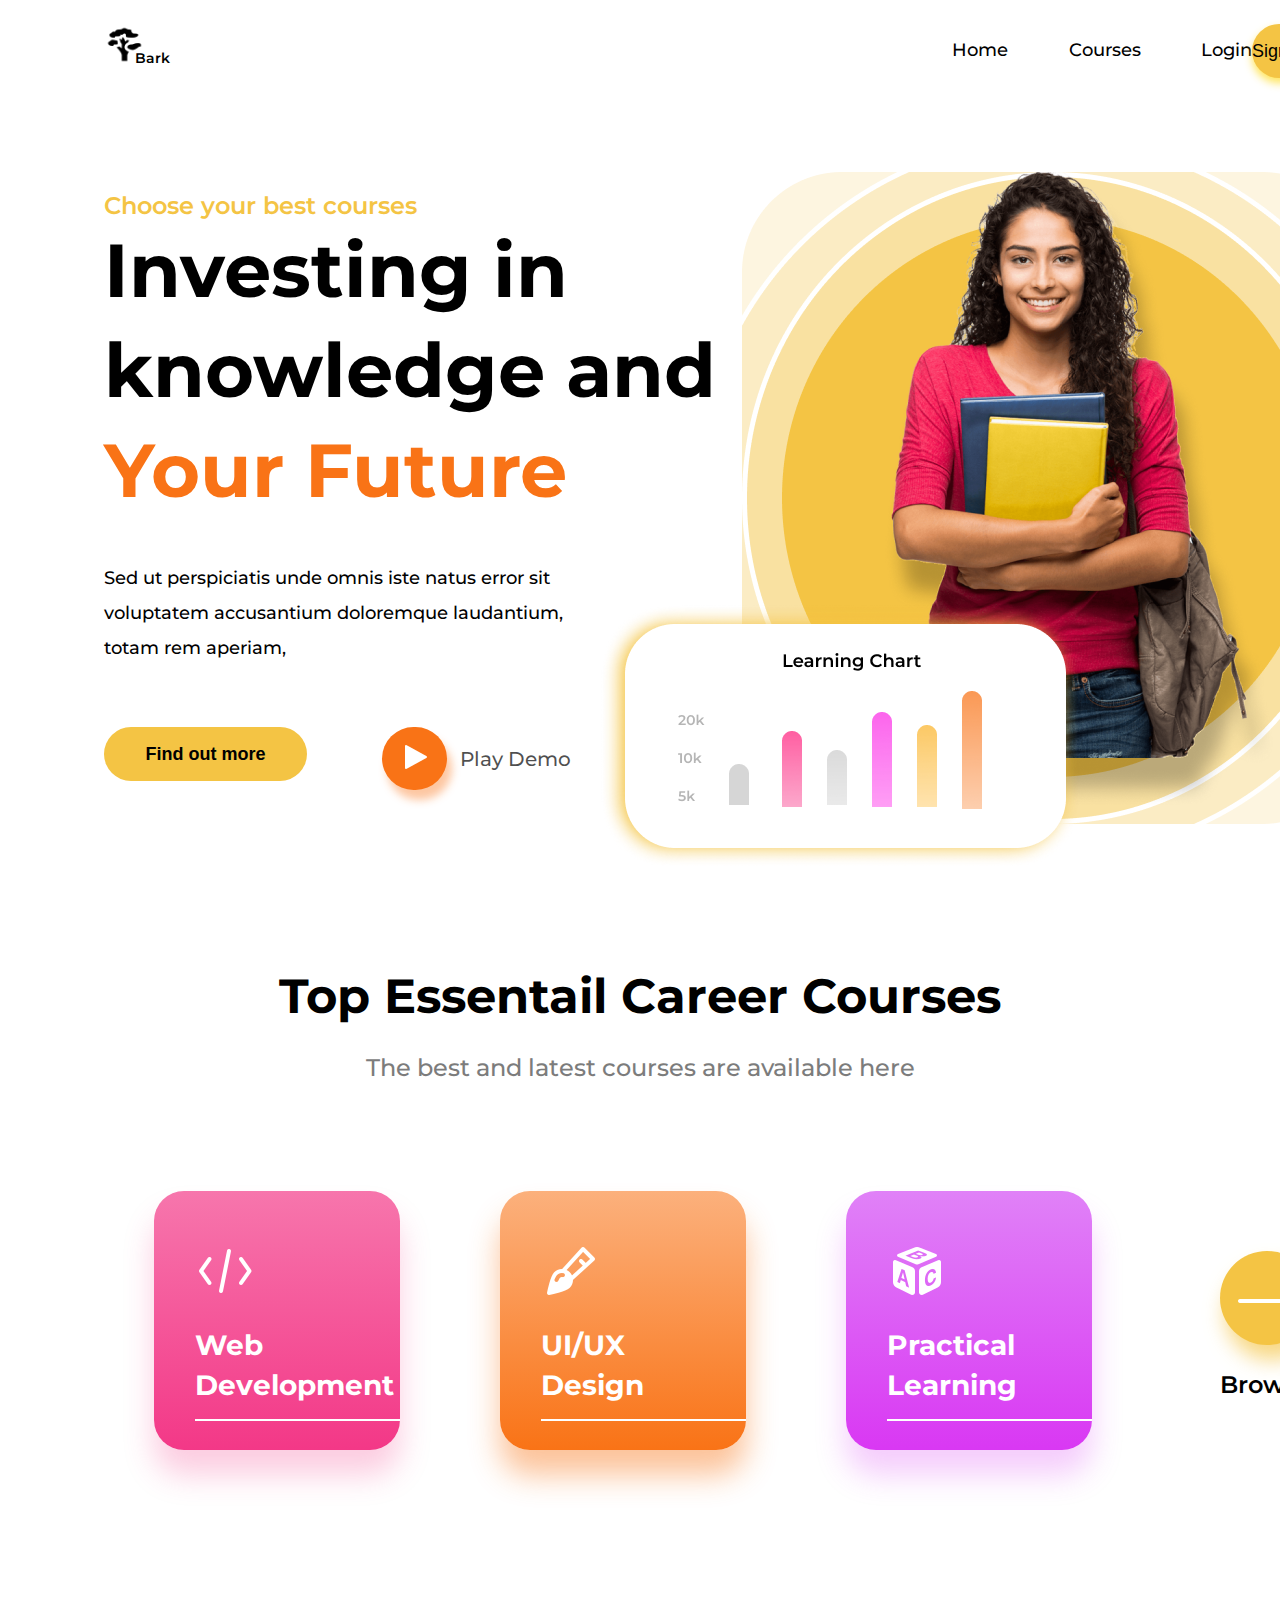
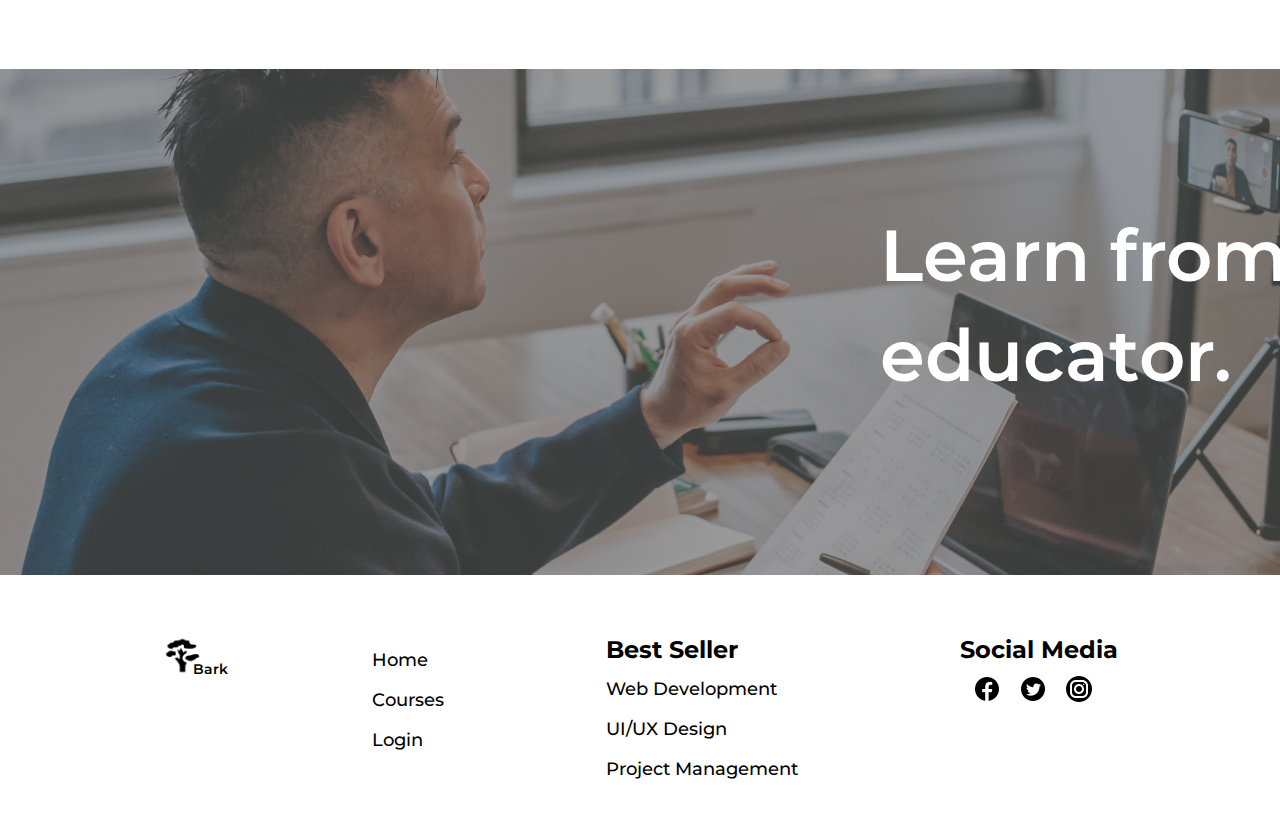
<file: index.html>
<!DOCTYPE html>
<html lang="en">
  <head>
    <meta charset="UTF-8" />
    <meta http-equiv="X-UA-Compatible" content="IE=edge" />
    <meta name="viewport" content="width=device-width, initial-scale=1.0" />
    <link rel="stylesheet" href="/src/css/home.css" />
    <link rel="stylesheet" href="/src/css/headerandfooter.css">
    <link
      href="https://fonts.googleapis.com/css2?family=Montserrat:wght@300;400;500;600;700&display=swap"
      rel="stylesheet"
    />
    <title>Bark</title>
  </head>
  <body>
    <!-- Header -->

    <header>
      <div class="logo">
        <img src="./src/images/logo.png" alt="logo" />
        <h3>Bark</h3>
      </div>
      <nav>
        <ul>
          <li><a href="index.html">Home</a></li>
          <li><a href="#coursesSection">Courses</a></li>
          <li><a href="login.html">Login</a></li>
          <!-- <li class="signup"><a href="signup.html">SignUp</a></li> -->
        </ul>
      </nav>
      <button class="signup"><a href="signup.html">SignUp</a></button>
    </header>

    <!-- Section1 -->
    <div class="section1">
      <div class="section1-info">
        <h2>Choose your best courses</h2>
        <h1>
          Investing in knowledge and<span class="future"> Your Future</span>
        </h1>
        <p>
          Sed ut perspiciatis unde omnis iste natus error sit voluptatem
          accusantium doloremque laudantium, totam rem aperiam,
        </p>
        <div class="buttons">
          <button class="find-more">Find out more</button>
          <div class="playbutton">
            <button class="play-demo">
              <img src="/src/images/play-icon.png" alt="play-icon" />
            </button>
            <h3>Play Demo</h3>
          </div>
        </div>
      </div>
      <div class="image-section1">
        <img src="/src/images/section1Image.png" alt="image-section1" />
      </div>
      <div class="chart">
          <img src="/src/images/Chart.png" alt="chart">
      </div>
    </div>

    <!-- Section 2 -->

    <div class="section2" id="coursesSection">
      <h1>Top Essentail Career Courses</h1>
      <p>The best and latest courses are available here</p>
      <div class="courses">
        <div class="course web-dev">
          <div class="image-icon">
            <img src="/src/images/webicon.png" alt="webicon" />
            <h2> <a href="sampleCourse.html">Web Development</a></h2>
            <div class="line"></div>
          </div>
        </div>
        <div class="course design">
          <div class="image-icon">
            <img src="/src/images/uxicon.png" alt="uxicon" />
            <h2>UI/UX Design</h2>
            <div class="line"></div>
          </div>
        </div>
        <div class="course learning">
          <div class="image-icon">
            <img src="/src/images/learningicon.png" alt="learningicon" />
            <h2>Practical Learning</h2>
            <div class="line"></div>
          </div>
        </div>
        <div class="browse">
          <div class="image-icon browse-image">
            <img src="/src/images/rightarrow.png" alt="rightarrow" />
            <h2>Browse All</h2>
          </div>
        </div>
      </div>
    </div>

    <!-- Section-3 -->

    <div class="section3">
      <div class="section3-info">
        <h1>Learn from the best educator.</h1>
      </div>
    </div>

    <!-- Footer -->

    <footer>
      <div class="logo">
        <img src="./src/images/logo.png" alt="logo" />
        <h3>Bark</h3>
      </div>

      <div class="links1">
        <ul>
          <li><a href="index.html">Home</a></li>
          <li><a href="#coursesSection">Courses</a></li>
          <li><a href="login.html">Login</a></li>
        </ul>
      </div>

      <div class="link2">
        <h2>Best Seller</h2>
        <ul>
          <li><a href=""> Web Development </a></li>
          <li><a href=""> UI/UX Design </a></li>
          <li><a href=""> Project Management </a></li>
        </ul>
      </div>

      <div class="link3">
        <h2>Social Media</h2>
        <div class="socialicons">
          <img src="/src/images/Facebook.png" alt="Facebook" />
          <img src="/src/images/Twitter Circled.png" alt="Twitter" />
          <img src="/src/images/Instagram Circle.png" alt="Instagram" />
        </div>
      </div>
    </footer>
  </body>
</html>
</file>
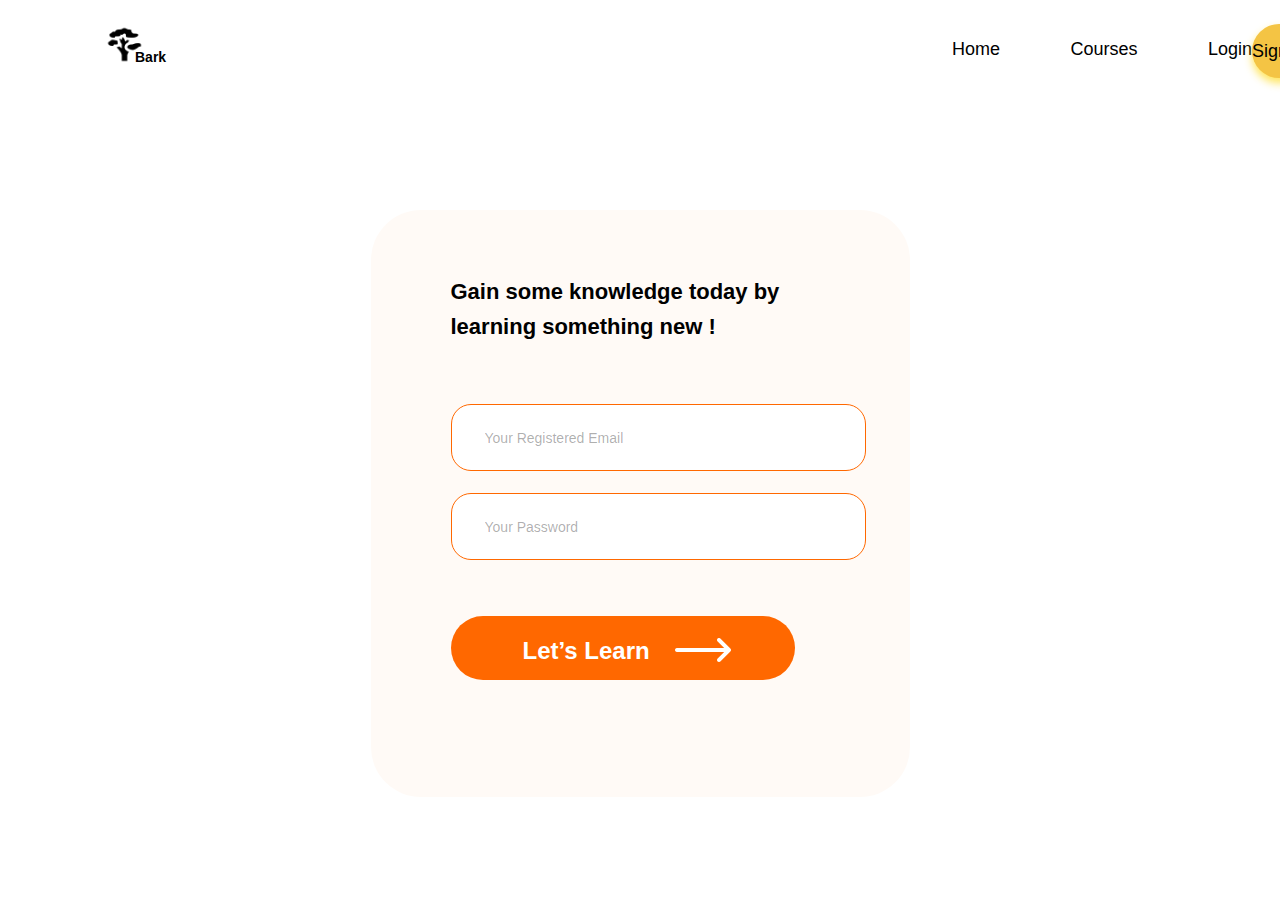
<file: login.html>
<!DOCTYPE html>
<html lang="en">
<head>
    <meta charset="UTF-8">
    <meta http-equiv="X-UA-Compatible" content="IE=edge">
    <meta name="viewport" content="width=device-width, initial-scale=1.0">
    <link rel="stylesheet" href="/src/css/headerandfooter.css">
    <link rel="stylesheet" href="/src/css/login.css">
    <title>Login</title>
</head>
<body>

     <!-- Header -->

    <header>
      <div class="logo">
        <img src="./src/images/logo.png" alt="logo" />
        <h3>Bark</h3>
      </div>
      <nav>
        <ul>
          <li><a href="./index.html">Home</a></li>
          <li><a href="./index.html">Courses</a></li>
          <li><a href="./login.html">Login</a></li>
        </ul>
      </nav>
      <button class="signup"><a href="signup.html">SignUp</a></button>
    </header>

    <!-- Login -->

    <div class="login">
        <h1>Gain some knowledge today by learning something new !</h1>
        <form>
            <input type="email"  id="email" placeholder="Your Registered Email">
            <input type="password"  id="password" placeholder="Your Password">
            <button><h3>Let’s Learn</h3> <img src="/src/images/rightarrow.png" alt="rightarrow"></button>
        </form>
    </div>
</body>
</html>
</file>
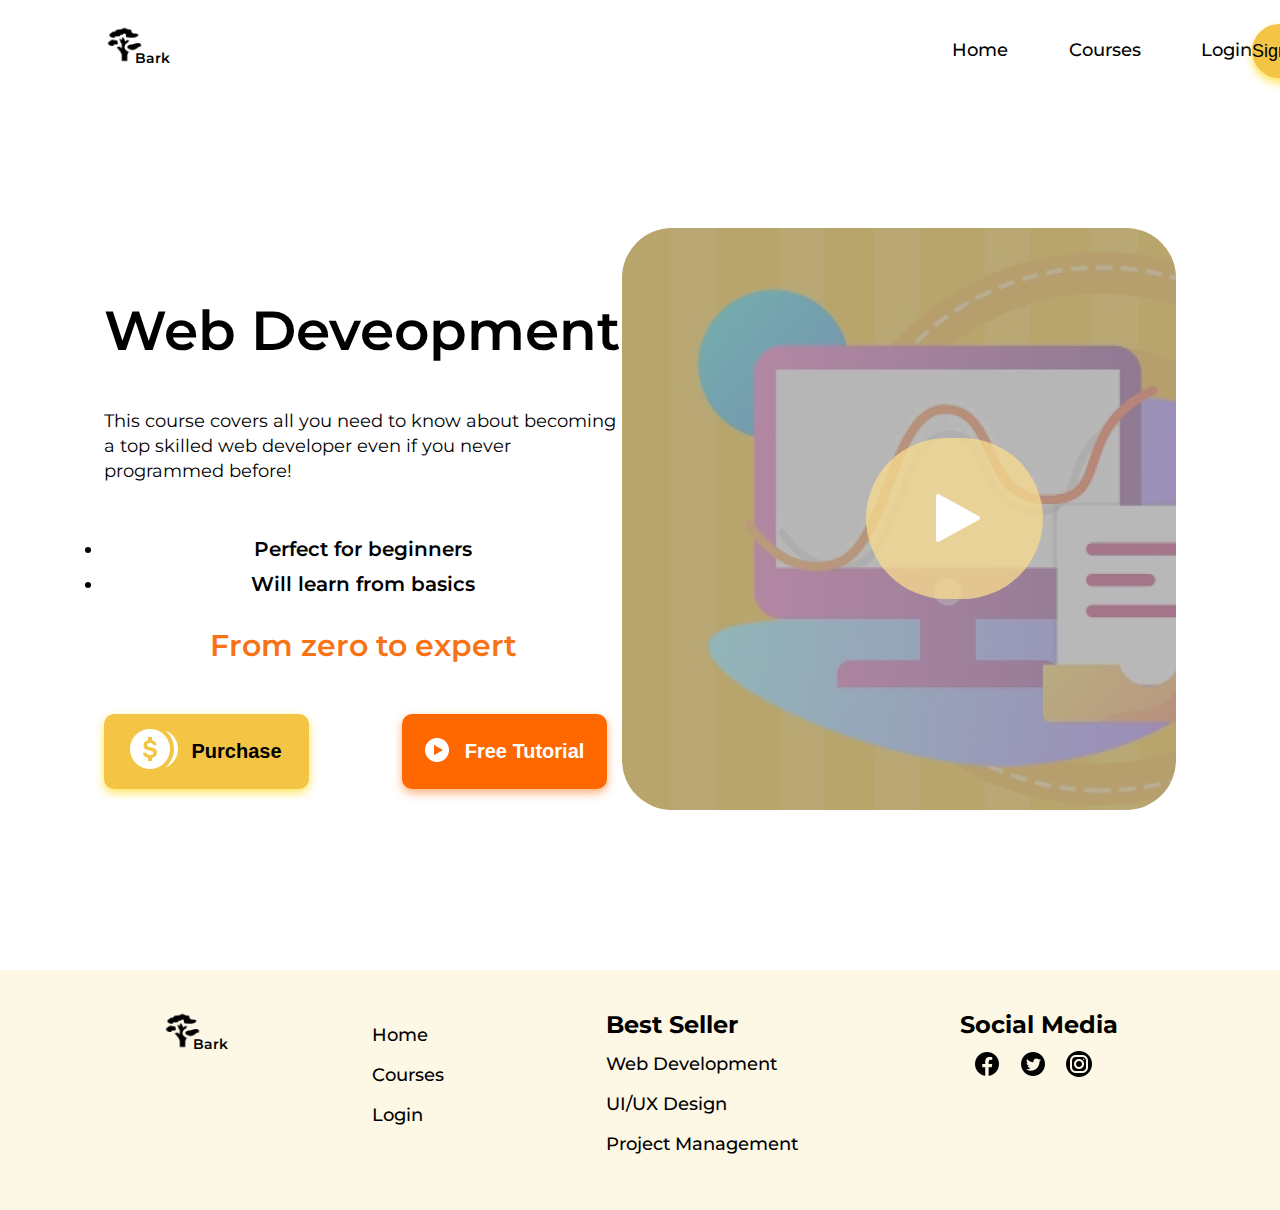
<file: sampleCourse.html>
<!DOCTYPE html>
<html lang="en">
  <head>
    <meta charset="UTF-8" />
    <meta http-equiv="X-UA-Compatible" content="IE=edge" />
    <meta name="viewport" content="width=device-width, initial-scale=1.0" />
    <link rel="stylesheet" href="/src/css/headerandfooter.css" />
    <link rel="stylesheet" href="/src/css/sampleCourse.css">
     <link
      href="https://fonts.googleapis.com/css2?family=Montserrat:wght@300;400;500;600;700&display=swap"
      rel="stylesheet"
    />
    <title>Web Development</title>
  </head>
  <body>
    <!-- Header -->

    <header>
      <div class="logo">
        <img src="./src/images/logo.png" alt="logo" />
        <h3>Bark</h3>
      </div>
      <nav>
        <ul>
          <li><a href="index.html">Home</a></li>
          <li><a href="index.html">Courses</a></li>
          <li><a href="login.html">Login</a></li>
        </ul>
      </nav>
      <button class="signup"><a href="signup.html">SignUp</a></button>
    </header>

    <div class="main">
      <div class="info">
        <h1>Web Deveopment</h1>
        <p>
          This course covers all you need to know about becoming a top skilled
          web developer even if you never programmed before!
        </p>
        <ul>
          <li>Perfect for beginners</li>
          <li>Will learn from basics</li>
        </ul>
        <h2>From zero to expert</h2>
        <div class="buttons">
          <button class="purchase">
            <div class="image"><img src="/src/images/money.png" alt="money" /></div> <h3>Purchase</h3>
          </button>
          <button class="free">
           <div class="image-free"> <img src="/src/images/Play Button Circled.png" alt="money" /></div> <h3>Free
            Tutorial</h3>
          </button>
        </div>
      </div>
      <div class="image-main">
          <div class="play">
              <img src="/src/images/Play.png" alt="play-icon">
          </div>
      </div>
    </div>

    <!-- Footer -->

    <footer class="sample">
      <div class="logo">
        <img src="./src/images/logo.png" alt="logo" />
        <h3>Bark</h3>
      </div>

      <div class="links1">
        <ul>
          <li><a href="index.html">Home</a></li>
          <li><a href="index.html">Courses</a></li>
          <li><a href="login.html">Login</a></li>
        </ul>
      </div>

      <div class="link2">
        <h2>Best Seller</h2>
        <ul>
          <li><a href=""> Web Development </a></li>
          <li><a href=""> UI/UX Design </a></li>
          <li><a href=""> Project Management </a></li>
        </ul>
      </div>

      <div class="link3">
        <h2>Social Media</h2>
        <div class="socialicons">
          <img src="/src/images/Facebook.png" alt="Facebook" />
          <img src="/src/images/Twitter Circled.png" alt="Twitter" />
          <img src="/src/images/Instagram Circle.png" alt="Instagram" />
        </div>
      </div>
    </footer>
  </body>
</html>
</file>
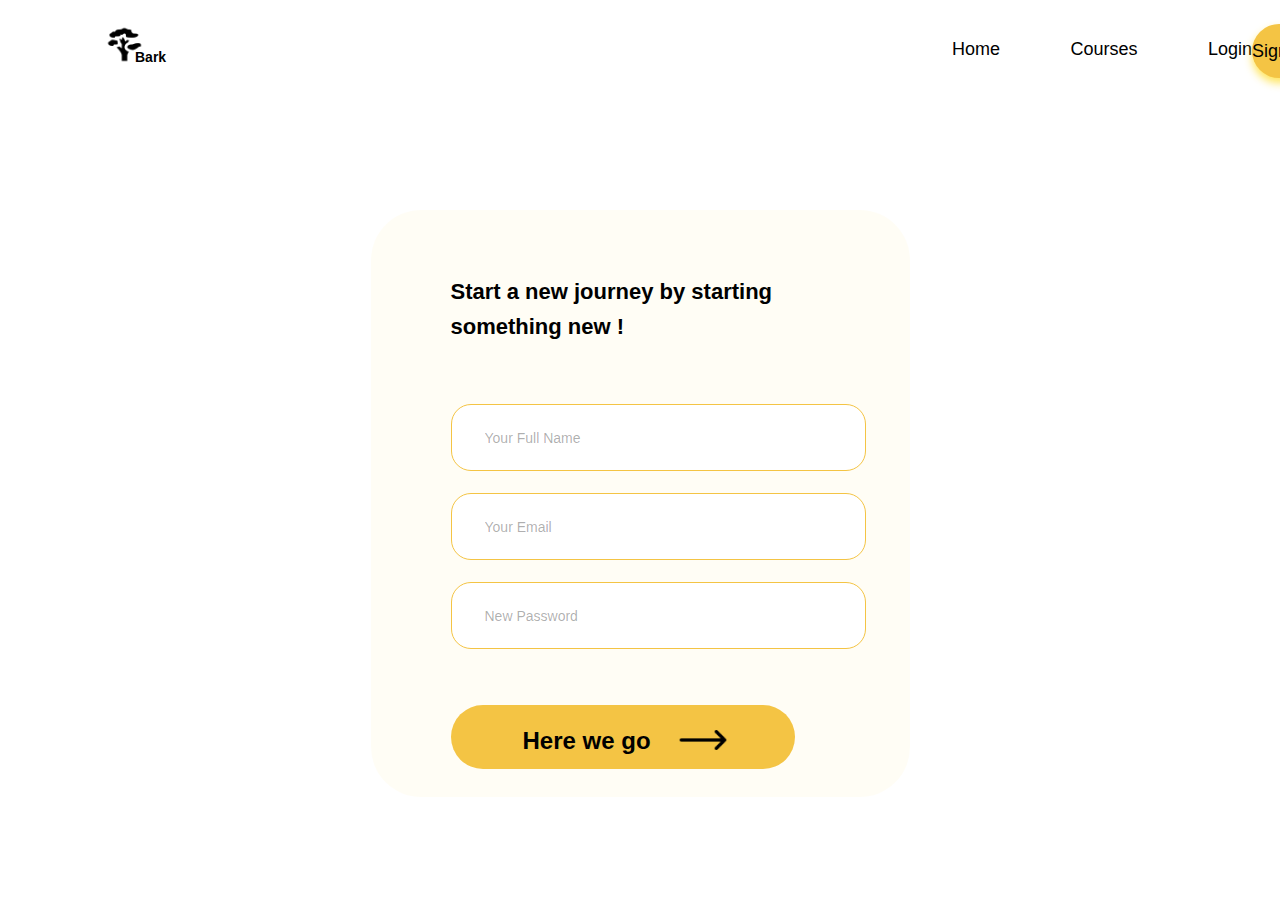
<file: signup.html>
<!DOCTYPE html>
<html lang="en">
<head>
    <meta charset="UTF-8">
    <meta http-equiv="X-UA-Compatible" content="IE=edge">
    <meta name="viewport" content="width=device-width, initial-scale=1.0">
    <link rel="stylesheet" href="/src/css/headerandfooter.css">
    <link rel="stylesheet" href="/src/css/signup.css">
    <title>SignUp</title>
</head>
<body>

     <!-- Header -->

    <header>
      <div class="logo">
        <img src="./src/images/logo.png" alt="logo" />
        <h3>Bark</h3>
      </div>
      <nav>
        <ul>
          <li><a href="index.html">Home</a></li>
          <li><a href="index.html">Courses</a></li>
          <li><a href="login.html">Login</a></li>
        </ul>
      </nav>
      <button class="signup"><a href="signup.html">SignUp</a></button>
    </header>

    <!-- Login -->

    <div class="signupPage">
        <h1>Start a new journey by starting something new !</h1>
        <form>
            <input type="text"  id="=name" placeholder="Your Full Name">
            <input type="email"  id="email" placeholder="Your Email">
            <input type="password"  id="password" placeholder="New Password">
            <button><h3>Here we go </h3> <img src="/src/images/rightarrowblack.png" alt="rightarrow"></button>
        </form>
    </div>
</body>
</html>
</file>
<file: src/css/home.css>
:root {
  --yellow: #f4c444;
  --orange: #f97316;
}

* {
  margin: 0;
  padding: 0;
  box-sizing: 0;
}

body {
  font-family: "Montserrat", sans-serif;
}

button {
  cursor: pointer;
}

/* 
=========
SECTION 1
=========
*/

.section1 {
  display: flex;
  padding: 70px 104px;
  justify-content: space-around;
}

.section1-info {
  margin-top: 19px;
}

.section1-info h2 {
  color: var(--yellow);
  font-weight: 600;
  font-size: 24px;
}

.section1-info h1 {
  font-weight: 700;
  font-size: 75px;
  line-height: 100px;
  width: 638px;
}

.future {
  color: var(--orange);
}

.section1-info p {
  font-weight: 500;
  font-size: 18px;
  line-height: 35px;
  width: 500px;
  margin: 41px 0 61px 0;
}

.buttons {
  display: flex;
}

.find-more {
  width: 203px;
  height: 54px;
  border-radius: 30px;
  background-color: var(--yellow);
  border: none;
  font-weight: 600;
  font-size: 18px;
}

.playbutton {
  display: flex;
}

.play-demo {
  background: #f97316;
  box-shadow: 5px 10px 8px rgba(249, 115, 22, 0.4);
  width: 65px;
  height: 63px;
  border: none;
  border-radius: 100px;
  margin-left: 75px;
}

.playbutton h3 {
  margin-left: 13px;
  margin-top: 20px;
  font-weight: 500;
  font-size: 20px;
  color: rgba(0, 0, 0, 0.69);
}

.chart {
  position: absolute;
  margin-top: 27rem;
  margin-left: 25rem;
}

/* 
=========
SECTION 2
=========
*/

.section2 {
  text-align: center;
  padding: 69px 154px;
}

.section2 h1 {
  font-weight: 700;
  font-size: 48px;
  line-height: 59px;
}

.section2 p {
  font-weight: 500;
  font-size: 24px;
  margin-top: 27px;
  color: rgb(124, 124, 124);
}

.courses {
  display: flex;
  text-align: left;
  column-gap: 100px;
  align-content: center;
  margin-top: 109px;
}

.course {
  width: 278px;
  height: 259px;
  background: linear-gradient(
    359.41deg,
    #f33887 0.59%,
    rgba(243, 56, 135, 0.69) 99.57%
  );
  box-shadow: 0px 25px 30px rgba(243, 56, 135, 0.25);
  border-radius: 30px;
}

.image-icon img {
  padding: 50px 0 0 41px;
  margin-bottom: 20px;
}

.course h2 {
  width: 50px;
  line-height: 40px;
  font-weight: 700;
  font-size: 28px;
  color: #ffffff;
  margin-bottom: 14px;
  padding: 0px 0 0 41px;
}

.line {
  width: 205px;
  height: 2px;
  background-color: #ffffff;
  margin-left: 41px;
}

.design {
  background: linear-gradient(0deg, #f97316 0%, rgba(249, 115, 22, 0.56) 100%);
  box-shadow: 0px 25px 30px rgba(249, 115, 22, 0.43);
}

.learning {
  background: linear-gradient(0deg, #d938f3 0%, rgba(206, 56, 243, 0.63) 100%);
  box-shadow: 0px 25px 30px rgba(217, 56, 243, 0.25);
}

.browse {
  margin-top: 60px;
  margin-left: 28px;
}
.browse-image {
  background: #f4c444;
  box-shadow: 5px 15px 20px rgba(244, 196, 68, 0.66);
  width: 94px;
  height: 94px;
  border-radius: 50px;
}

.browse-image img {
  margin-top: -30px;
  margin-left: -25px;
}

.browse h2 {
  font-weight: 600;
  font-size: 24px;
  line-height: 40px;
  width: 141px;
  margin-top: 10px;
}

.section2 a {
  text-decoration: none;
  color: #ffffff;
}

/* 
=========
SECTION 3
=========
*/

.section3 {
  background: rgba(27, 27, 27, 0.705) no-repeat
    url("/src/images/image-section3.png");
  background-size: cover;
  height: 506px;
  margin-top: 150px;
}

.section3 h1 {
  font-weight: 600;
  font-size: 72px;
  line-height: 100px;
  width: 746px;
  margin-left: 55rem;
  padding-top: 136px;
  color: white;
}
</file>
<file: src/css/headerandfooter.css>
:root {
  --yellow: #f4c444;
  --orange: #f97316;
}

* {
  margin: 0;
  padding: 0;
  box-sizing: 0;
}

body {
  font-family: "Montserrat", sans-serif;
}

button{
    cursor: pointer;
}
/* 
=========
HEADER
=========
*/

header {
  display: flex;
  padding: 24px 104px;
  justify-content: space-around;
}

.logo {
  display: flex;
}

.logo h3 {
  margin-top: 25px;
  font-weight: 600;
  font-size: 14px;
  margin-left: -10px;
}

.logo {
  width: 48px;
  height: 41px;
}

nav ul {
  display: flex;
  width: 300px;
  justify-content: space-between;
  column-gap: 57px;
  list-style: none;
  margin-top: 15px;
  margin-left: 50rem;
}

nav a {
  text-decoration: none;
  font-size: 18px;
  font-weight: 500;
  color: black;
}

.signup {
  background-color: var(--yellow);
  width: 138px;
  height: 54px;
  text-align: center;
  border-radius: 30px;
  border: none;
  box-shadow: 0px 5px 8px rgba(255, 214, 0, 0.64);
}

.signup a {
  margin-top: 20px;
  text-decoration: none;
  font-size: 18px;
  font-weight: 500;
  color: black;
}


/* 
=========
FOOTER
=========
*/

footer {
  display: flex;
  justify-content: space-evenly;
  height: 200px;
  margin-top: 60px;
}

footer ul {
  list-style: none;
}

footer a {
  text-decoration: none;
  font-weight: 500;
  font-size: 18px;
  line-height: 30px;
  color: black;
}

footer li {
  margin-top: 10px;
}


.socialicons img {
  width: 30px;
  margin-left: 12px;
  margin-top: 10px;
}

a:hover,
a:focus {
  font-weight: 700;
}


.sample{
  background:  rgba(244, 196, 68, 0.14);
  padding-top: 40px;
}
</file>
<file: src/css/login.css>
:root {
  --yellow: #f4c444;
  --orange: #f97316;
}

* {
  margin: 0;
  padding: 0;
  box-sizing: 0;
}

body {
  font-family: "Montserrat", sans-serif;
}

button {
  cursor: pointer;
}

/* form */

.login {
  width: 539px;
  height: 587px;
  background: rgba(249, 115, 22, 0.04);
  border-radius: 50px;
  margin: 108px auto 50px;
}

.login h1 {
  padding-top: 64px;
  padding-bottom: 60px;
  width: 383px;
  font-weight: 600;
  font-size: 22px;
  line-height: 35px;
  margin-left: 80px;
}

form {
  display: flex;
  flex-direction: column;
  margin-left: 80px;
}

input {
  border: 1px solid #ff6800;
  width: 380px;
  height: 65px;
  border-radius: 20px;
  padding-left: 33px;
  font-size: 18px;
}

input:focus {
  outline: var(--orange);
}

input::placeholder {
  font-weight: 500;
  font-size: 14px;
  line-height: 17px;
  color: rgba(0, 0, 0, 0.32);
}

#password {
  margin-top: 22px;
  margin-bottom: 56px;
}

form button {
  width: 344px;
  height: 64px;
  background: #ff6800;
  border-radius: 50px;
  border: none;
  font-weight: 600;
  font-size: 24px;
  line-height: 29px;
  color: #ffffff;
}

form button h3 {
  font-weight: 600;
  font-size: 24px;
  line-height: 29px;
  color: #ffffff;
  position: absolute;
  margin-top: 20px;
  margin-left: 4.5rem;
}

form button img {
    position: relative;
  left: 5rem;
  top: 4px;
}
</file>
<file: src/css/sampleCourse.css>
:root {
  --yellow: #f4c444;
  --orange: #f97316;
}

* {
  margin: 0;
  padding: 0;
  box-sizing: 0;
}

body {
  font-family: "Montserrat", sans-serif;
}

button{
    cursor: pointer;
}

.main {
  display: flex;
  justify-content: space-around;
  padding: 126px 104px 100px 104px;
}

.image-main {
  background: rgba(0, 0, 0, 0.9) url("/src/images/imagecourse.png");
  opacity: 0.6;
  width: 663px;
  height: 582px;
  border-radius: 50px;
}

.play {
  width: 177px;
  height: 161px;
  background: rgba(244, 196, 68, 0.76);
  border-radius: 10rem;
  align-items: center;
  position: relative;
  left: 244px;
  top: 210px;
}

.play img {
  align-items: center;
  margin-left: 60px;
  margin-top: 50px;
}
.info {
  margin-top: 69px;
}
.info h1 {
  font-weight: 600;
  font-size: 55px;
  line-height: 67px;
}

.info p {
  font-weight: 400;
  font-size: 18px;
  line-height: 25px;
  width: 518px;
  margin: 45px 0 53px 0;
}

.info ul{
    text-align: center;
    font-weight: 600;
font-size: 20px;
line-height: 25px;
text-align: center;
}

.info li{
    margin-top: 10px;
}

.info h2{
    text-align: center;
    font-weight: 600;
font-size: 30px;
color: var(--orange);
margin-top: 30px;
}

.buttons{
    margin-top: 50px;
}

button{
    width: 205px;
    height: 75px;
    border-radius: 10px;
    border: none;
}


.purchase {
    background: #F4C444;
box-shadow: 0px 4px 10px rgba(255, 214, 0, 0.64);
}

.image{
    position: absolute;
    margin-top: -20px;
    margin-left: 20px;
}

.purchase h3{
    font-weight: 600;
font-size: 20px;
line-height: 25px;
position: relative;
left: 30px;
}

.free{
    
background: #FF6800;
box-shadow: 0px 4px 10px rgba(249, 115, 22, 0.56);
margin-left: 89px;
}

.image-free{
    position: absolute;
    margin-left: 20px;
    margin-top: -4px;
}

.free h3{
      font-weight: 600;
font-size: 20px;
line-height: 25px;
position: relative;
left: 20px;
color: white;
}
</file>
<file: src/css/signup.css>
:root {
  --yellow: #f4c444;
  --orange: #f97316;
}

* {
  margin: 0;
  padding: 0;
  box-sizing: 0;
}

body {
  font-family: "Montserrat", sans-serif;
}

button {
  cursor: pointer;
}

/* form */

.signupPage {
  width: 539px;
  height: 587px;
  background: rgba(255, 214, 0, 0.04);
  border-radius: 50px;
  margin: 108px auto 50px;
}

.signupPage h1 {
  padding-top: 64px;
  padding-bottom: 60px;
  width: 383px;
  font-weight: 600;
  font-size: 22px;
  line-height: 35px;
  margin-left: 80px;
}

form {
  display: flex;
  flex-direction: column;
  margin-left: 80px;
}

input {
  border: 1px solid var(--yellow);
  width: 380px;
  height: 65px;
  border-radius: 20px;
  padding-left: 33px;
  font-size: 18px;
}

input:focus {
  outline: var(--yellow);
}

input::placeholder {
  font-weight: 500;
  font-size: 14px;
  line-height: 17px;
  color: rgba(0, 0, 0, 0.32);
}

#password {
  margin-top: 22px;
  margin-bottom: 56px;
}
#email {
  margin-top: 22px;
}

form button {
  width: 344px;
  height: 64px;
  background: var(--yellow);
  border-radius: 50px;
  border: none;

}

form button h3 {
  font-weight: 600;
  font-size: 24px;
  line-height: 29px;
  color: black;
  position: absolute;
  margin-top: 15px;
  margin-left: 4.5rem;
}

form button img {
    position: relative;
  left: 5rem;
  top: 4px;
}
</file>
